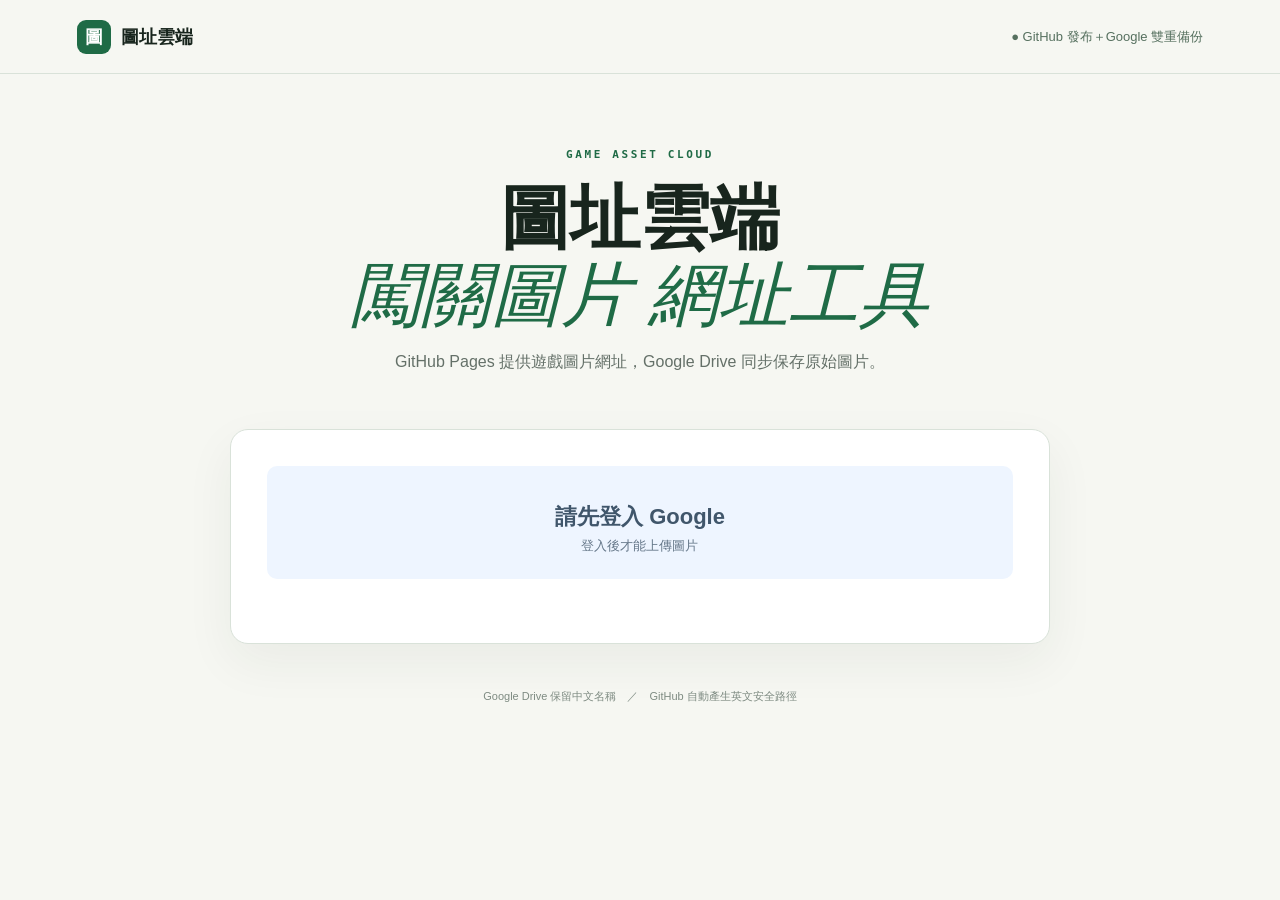
<file: index.html>
<!doctype html>
<html lang="zh-Hant">
<head>
  <meta charset="utf-8">
  <meta name="viewport" content="width=device-width,initial-scale=1">
  <title>圖址雲端小工具</title>
  <meta name="description" content="一次將闖關遊戲圖片發布至 GitHub Pages，並備份到 Google Drive。">
  <link rel="stylesheet" href="styles.css">
  <link rel="stylesheet" href="drag-drop.css?v=2">
  <link rel="stylesheet" href="google-auth.css?v=1">
</head>
<body>
  <header><a class="brand" href="#top"><b>圖</b>圖址雲端</a><span class="status">● GitHub 發布＋Google 雙重備份</span></header>
  <main id="top">
    <section class="hero"><small>GAME ASSET CLOUD</small><h1>圖址雲端<em>闖關圖片 網址工具</em></h1><p>GitHub Pages 提供遊戲圖片網址，Google Drive 同步保存原始圖片。</p></section>
    <section class="card">
      <div class="notice" id="login-box"><div id="google-signin"></div><div class="login-message"><b id="login-status">請先登入 Google</b><span id="login-help">登入後才能上傳圖片</span></div><button id="google-signout" hidden>登出</button></div>
      <div id="tool-content" hidden>
      <div class="step"><i>01</i><div><h2>設定 Google 備份資料夾</h2><p>將建立在「【闖關遊戲】圖址專區」裡</p></div></div>
      <label for="folder">新增的資料夾名稱</label>
      <input id="folder" maxlength="80" placeholder="例如：森林關卡／第一章">
      <div class="path"><span>GitHub 自動路徑</span><code id="path">images/game-folder/</code></div>
      <hr>
      <div class="step"><i>02</i><div><h2>加入闖關圖片</h2><p>一次最多 50 張，單張上限 5 MB</p></div></div>
      <label class="drop" for="images"><strong>↑</strong><b>拖曳圖片到這裡</b><span>或點一下選擇檔案</span><small>支援 JPG、PNG、WebP、GIF</small></label>
      <input id="images" type="file" accept="image/jpeg,image/png,image/webp,image/gif" multiple hidden>
      <div id="files" class="files"></div><p id="error" class="error" hidden></p>
      <button id="upload" class="primary">上傳並產生網址 <span>→</span></button>
      </div>
    </section>
    <section id="results" class="card results" hidden><div class="result-head"><div><h2>✓ 圖片同步完成</h2><p>可先修改檔名，再一次複製給遊戲製作使用</p></div><div class="copy-actions"><button id="copy-all" class="copy-named">複製全部檔名和網址</button></div></div><div id="result-list"></div></section>
  </main>
  <footer>Google Drive 保留中文名稱　／　GitHub 自動產生英文安全路徑</footer>
  <script src="https://accounts.google.com/gsi/client" async></script>
  <script src="app.js?v=10"></script>
</body>
</html>
</file>
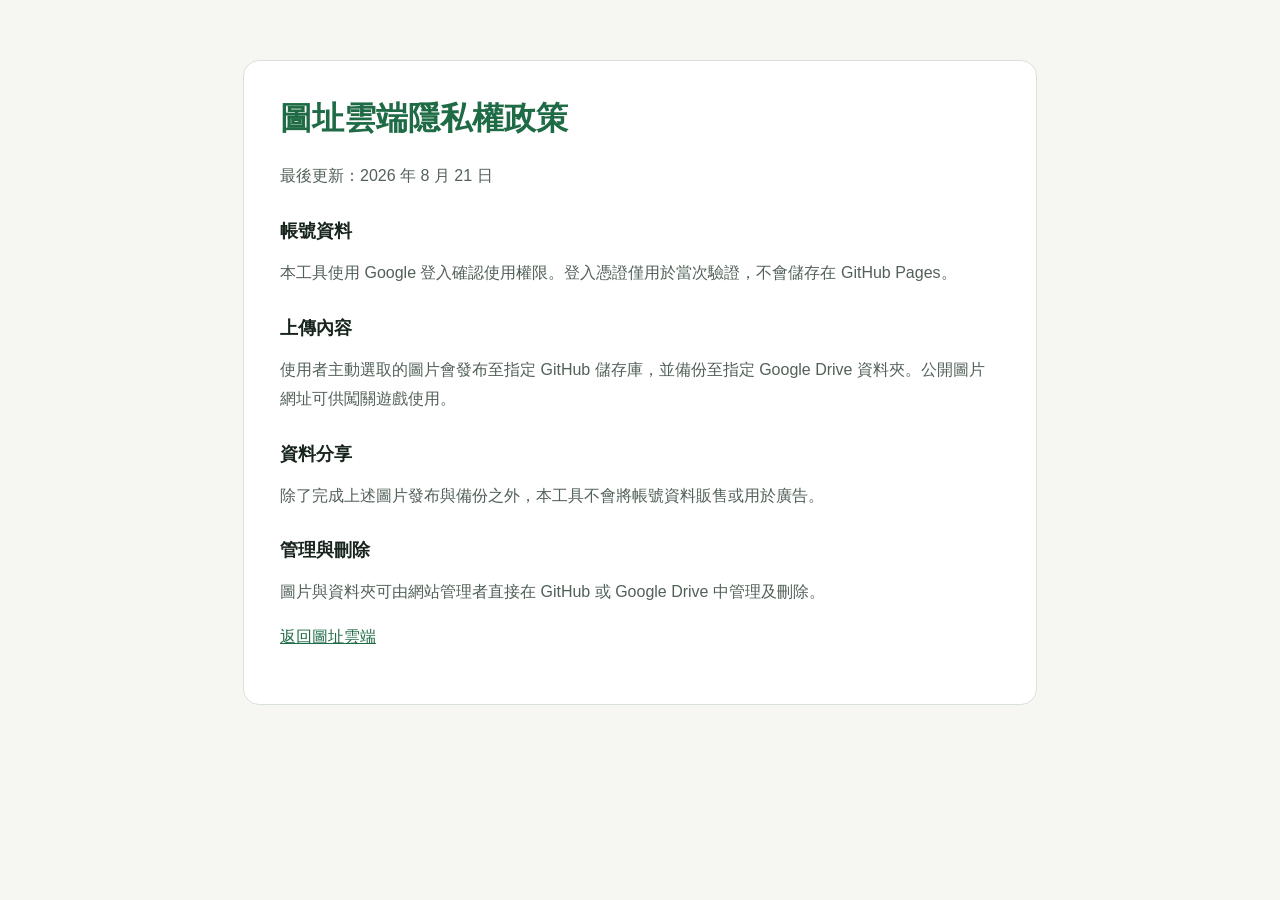
<file: privacy.html>
<!doctype html>
<html lang="zh-Hant">
<head><meta charset="utf-8"><meta name="viewport" content="width=device-width,initial-scale=1"><title>隱私權政策｜圖址雲端</title><style>body{margin:0;background:#f6f7f2;color:#18251d;font-family:"Microsoft JhengHei",sans-serif}main{width:min(720px,calc(100% - 36px));margin:60px auto;padding:36px;background:white;border:1px solid #d9e2d9;border-radius:16px}h1{margin-top:0;color:#1f6b46}h2{margin-top:28px;font-size:18px}p,li{line-height:1.8;color:#526158}a{color:#1f6b46}</style></head>
<body><main><h1>圖址雲端隱私權政策</h1><p>最後更新：2026 年 8 月 21 日</p><h2>帳號資料</h2><p>本工具使用 Google 登入確認使用權限。登入憑證僅用於當次驗證，不會儲存在 GitHub Pages。</p><h2>上傳內容</h2><p>使用者主動選取的圖片會發布至指定 GitHub 儲存庫，並備份至指定 Google Drive 資料夾。公開圖片網址可供闖關遊戲使用。</p><h2>資料分享</h2><p>除了完成上述圖片發布與備份之外，本工具不會將帳號資料販售或用於廣告。</p><h2>管理與刪除</h2><p>圖片與資料夾可由網站管理者直接在 GitHub 或 Google Drive 中管理及刪除。</p><p><a href="./">返回圖址雲端</a></p></main></body>
</html>
</file>
<file: styles.css>
:root{--ink:#18251d;--green:#1f6b46;--mint:#e9f4e9;--line:#d9e2d9;--paper:#f6f7f2}*{box-sizing:border-box}body{margin:0;background:var(--paper);color:var(--ink);font-family:"Microsoft JhengHei",sans-serif}header{height:74px;padding:0 6vw;display:flex;align-items:center;justify-content:space-between;border-bottom:1px solid var(--line)}.brand{display:flex;align-items:center;gap:10px;color:var(--ink);font-size:18px;font-weight:800;text-decoration:none}.brand b{display:grid;place-items:center;width:34px;height:34px;border-radius:9px;background:var(--green);color:white}.status{font-size:13px;color:#56705f}.hero{max-width:900px;margin:auto;padding:70px 24px 40px;text-align:center}.hero small{color:var(--green);font:700 11px monospace;letter-spacing:.24em}.hero h1{margin:18px 0;font:700 clamp(40px,6vw,70px)/1.1 Georgia,"Microsoft JhengHei"}.hero em{display:block;color:var(--green);font-weight:500}.hero p{color:#647068}.card{width:min(820px,calc(100% - 32px));margin:0 auto 30px;padding:36px;background:white;border:1px solid var(--line);border-radius:18px;box-shadow:0 18px 50px #1b32220f}.notice{margin-bottom:28px;padding:12px 14px;border-radius:10px;background:#eef5ff;color:#40566b;font-size:13px}.notice a{margin-left:6px;color:#155d9a;font-weight:800}.step{display:flex;align-items:center;gap:16px;margin-bottom:20px}.step i{display:grid;place-items:center;width:40px;height:40px;border-radius:50%;background:var(--mint);color:var(--green);font:bold 12px monospace}.step h2,.result-head h2{margin:0;font:700 23px Georgia,"Microsoft JhengHei"}.step p,.result-head p{margin:4px 0 0;color:#829087;font-size:13px}label[for=folder]{display:block;margin:0 0 8px 56px;font-size:12px;font-weight:700}#folder{width:calc(100% - 56px);margin-left:56px;padding:14px;border:1px solid #cdd8cf;border-radius:10px;font:inherit}.path{margin:10px 0 0 56px;padding:11px 14px;border-radius:9px;background:#f1f6f1;font-size:11px}.path span{color:#718078;margin-right:12px}.path code{color:var(--green);font-weight:700}hr{height:1px;margin:34px 0;border:0;background:#e4e8e2}.drop{min-height:190px;border:2px dashed #aebdb1;border-radius:13px;background:#fafbf8;display:flex;flex-direction:column;align-items:center;justify-content:center;cursor:pointer}.drop strong{display:grid;place-items:center;width:42px;height:42px;border-radius:11px;background:var(--green);color:white;font-size:24px}.drop b{margin-top:13px}.drop span{margin-top:7px;color:#8a958e;font-size:11px}.files{display:grid;gap:8px;margin-top:14px}.file{display:flex;justify-content:space-between;padding:10px;border:1px solid #e1e6e1;border-radius:8px;font-size:12px}.error{padding:10px;background:#fff0ee;color:#a23e32;border-radius:8px}.primary{width:100%;margin-top:18px;padding:16px;border:0;border-radius:10px;background:var(--green);color:white;font:800 15px inherit;cursor:pointer}.primary:disabled{opacity:.6}.result-head,.result-row{display:flex;align-items:center;gap:14px}.result-head{justify-content:space-between;padding-bottom:20px;border-bottom:1px solid #e6ebe6}.result-head button,.result-row button{padding:9px 12px;border:1px solid #bbcabf;border-radius:8px;background:white;color:var(--green);font-weight:700}.result-row{padding:14px 0;border-bottom:1px solid #edf0ec}.result-row img{width:64px;height:50px;object-fit:cover;border-radius:8px}.result-row div{min-width:0;flex:1}.result-row a{display:block;overflow:hidden;text-overflow:ellipsis;color:#65756b;font:11px monospace;white-space:nowrap}.badges{margin-top:6px}.badges span{margin-right:6px;padding:3px 7px;border-radius:20px;background:#e3f3e7;color:#276c43;font-size:10px}.badges .failed{background:#fff0ee;color:#a23e32}footer{text-align:center;padding:15px 20px 40px;color:#7e8b82;font-size:11px}@media(max-width:640px){header{padding:0 20px}.status{display:none}.card{padding:23px}#folder,label[for=folder],.path{width:100%;margin-left:0}.result-row{align-items:flex-start}.result-row img{display:none}}
</file>
<file: drag-drop.css>
.drop {
  transition: border-color .2s, background .2s, box-shadow .2s, transform .2s;
}

.drop:hover,
.drop.dragging {
  border-color: var(--green);
  background: #f0f8f2;
  box-shadow: 0 0 0 4px #e2f0e6;
  transform: translateY(-1px);
}

.drop span {
  margin-top: 5px;
  color: #63736a;
  font-size: 13px;
}

.drop small {
  margin-top: 18px;
  color: #8a958e;
  font-size: 11px;
}
</file>
<file: google-auth.css>
.notice {
  display: flex;
  align-items: center;
  justify-content: center;
  flex-direction: column;
  gap: 12px;
  padding: 24px 16px;
  text-align: center;
}

.notice .login-message {
  display: flex;
  align-items: center;
  flex-direction: column;
  gap: 5px;
}

.notice b { font-size: 22px; }

.notice span {
  color: #657789;
  font-size: 13px;
}

.notice button {
  border: 1px solid #b7c7d8;
  border-radius: 7px;
  background: white;
  color: #38566f;
  padding: 7px 11px;
  font-weight: 700;
}

.notice.failed { background: #fff0ee; }
.notice.failed b { color: #a23e32; }
.notice.success { background: #e8f5eb; }
.notice.success b { color: #276c43; }

@media (max-width: 640px) {
  .notice { align-items: center; }
}
</file>
